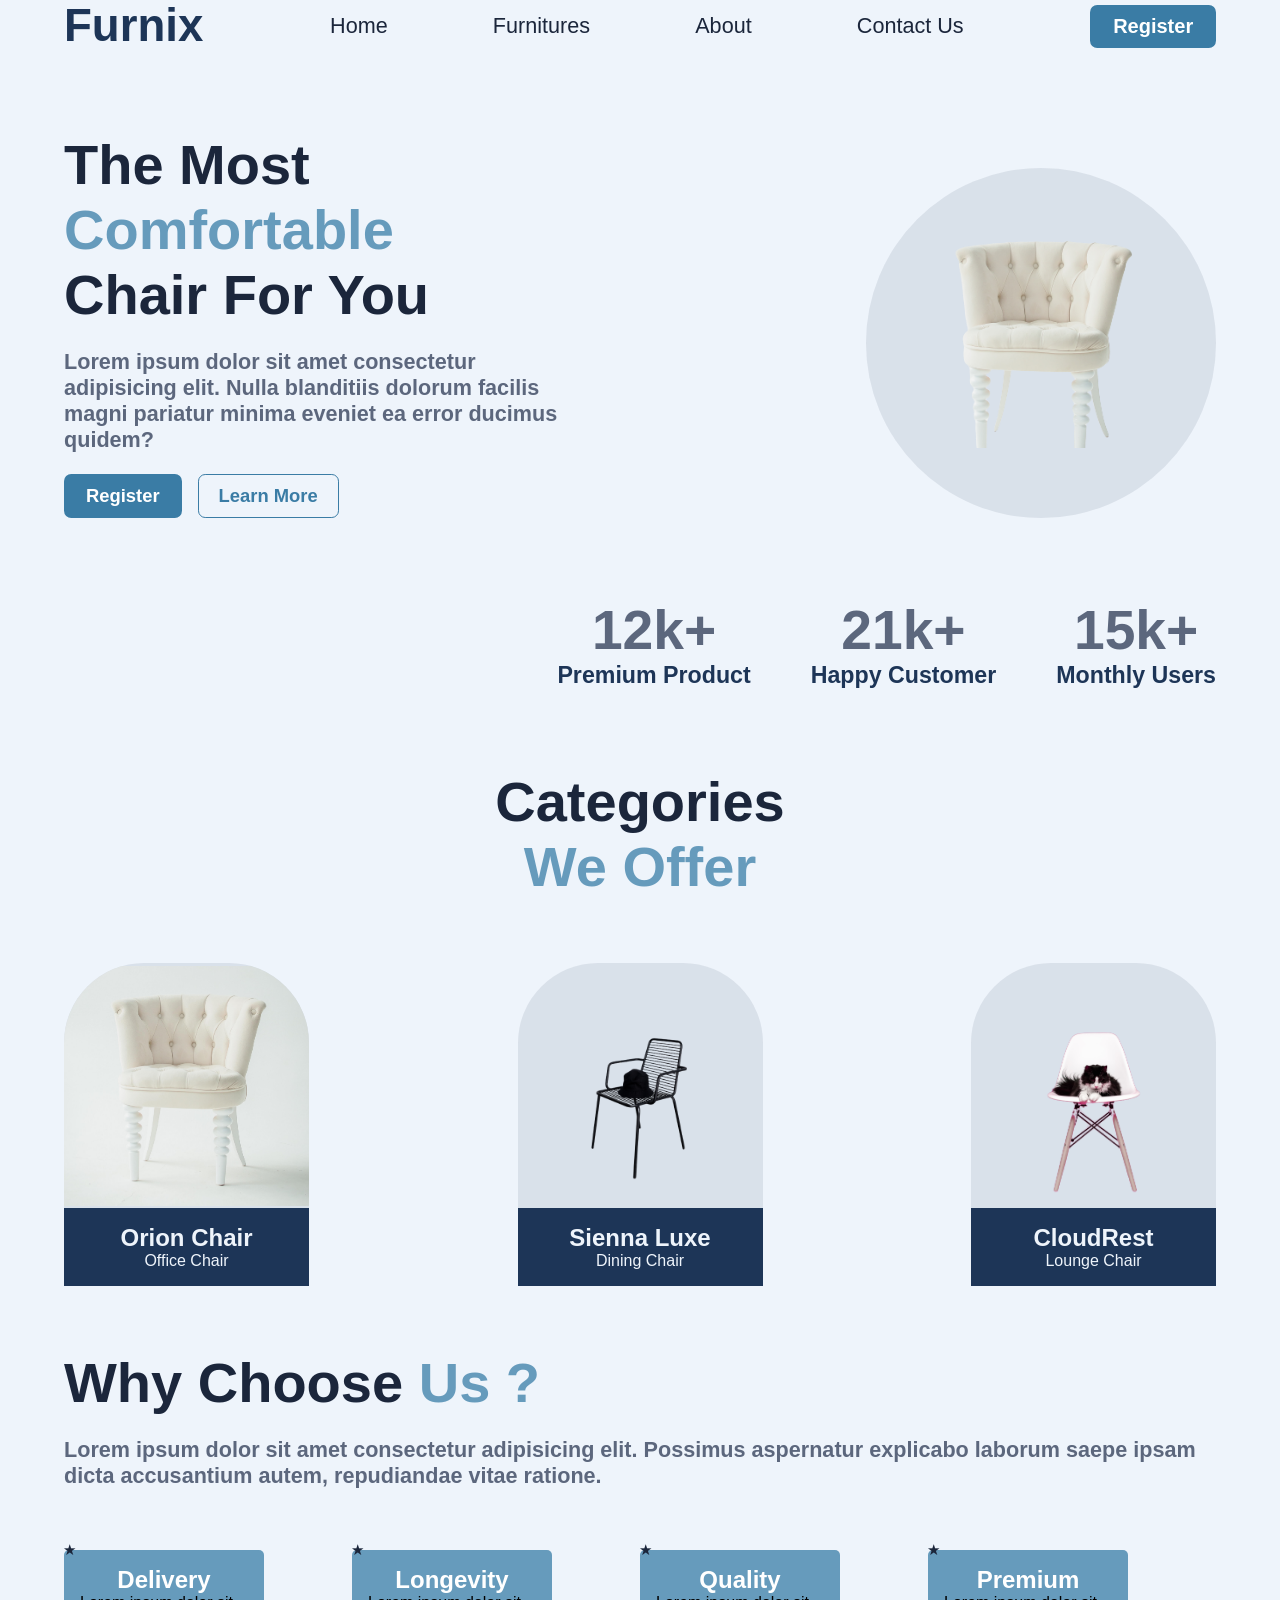
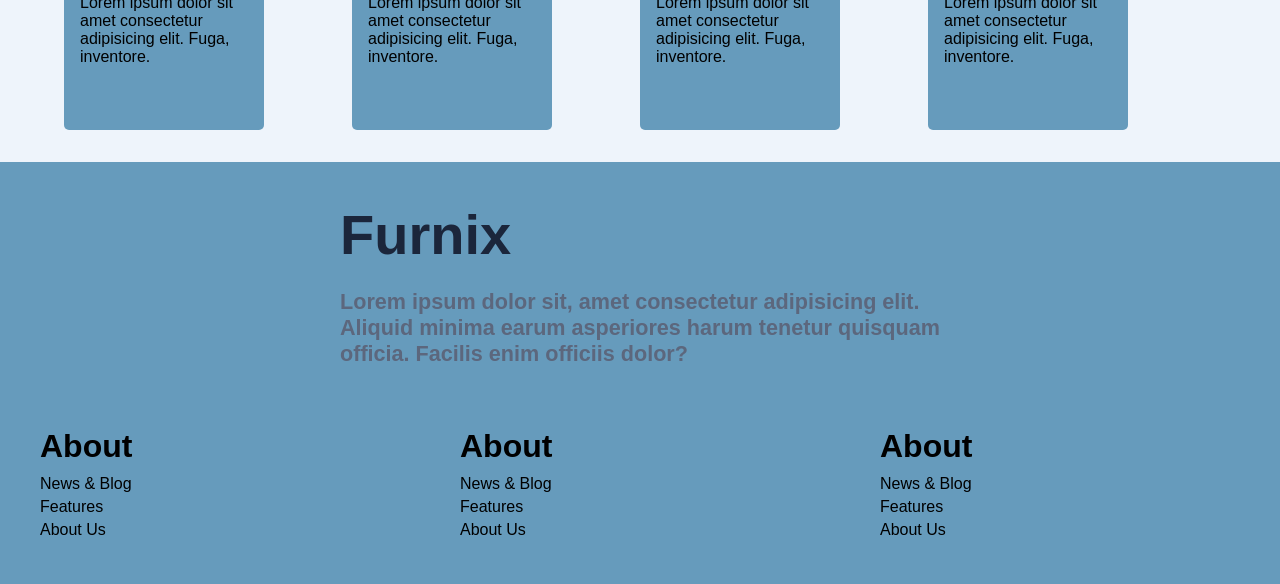
<file: ChairsProject/index.html>
<!doctype html>
<html lang="en">
  <head>
    <meta charset="UTF-8" />
    <meta name="viewport" content="width=device-width, initial-scale=1.0" />
    <title>Chairs Landing Page</title>
    <link rel="stylesheet" href="style.css" />
  </head>
  <body>
    <!--navbar section start-->
    <nav>
      <div class="container">
        <div class="nav-wrapper">
          <div class="logo">
            <h1>Furnix</h1>
          </div>

          <div class="links">
            <ul>
              <li><a href="#">Home</a></li>
              <li><a href="#">Furnitures</a></li>
              <li><a href="#">About</a></li>
              <li><a href="#">Contact Us</a></li>
            </ul>
          </div>

          <div class="nav-actions">
            <button class="btn-fill">Register</button>
            <div class="burger">
              <span></span>
              <span></span>
              <span></span>
            </div>
          </div>
        </div>
      </div>
    </nav>
    <!--Navbar section end-->

    <!--Header Section Starts-->
    <header>
      <div class="container">
        <div class="header-wrapper">
          <div class="content-section">
            <h1 class="main-headings">
              The Most <br />
              <span>Comfortable<br /> </span>
              Chair For You
            </h1>
            <p class="primary-headings">
              Lorem ipsum dolor sit amet consectetur adipisicing elit. Nulla
              blanditiis dolorum facilis magni pariatur minima eveniet ea error
              ducimus quidem?
            </p>
            <div class="btns-container">
              <button class="btn-fill">Register</button>
              <button class="btn-outline">Learn More</button>
            </div>
          </div>
          <div class="img-container">
            <img
              class="header-img"
              src="Images/daniil-silantev-1P6AnKDw6S8-unsplash-removebg-preview.png"
              alt="chair-image-header"
            />
          </div>
        </div>
      </div>
    </header>

    <!--Header Section Ended-->

    <!--Popularity Section Starts from Here-->

    <section>
      <div class="container">
        <div class="popularity-wrapper">
          <div class="popularity-one">
            <h1>12k+</h1>
            <p>Premium Product</p>
          </div>
          <div class="popularity-two">
            <h1>21k+</h1>
            <p>Happy Customer</p>
          </div>
          <div class="popularity-three">
            <h1>15k+</h1>
            <p>Monthly Users</p>
          </div>
        </div>
      </div>
    </section>

    <!--Popularity Section Ends Here-->

    <!--Products Section Started-->
    <section>
      <div class="container">
        <div class="products-wrapper">
          <div class="products-section-title">
            <h1 class="product-headings main-headings">
              Categories <br /><span>We Offer</span>
            </h1>
          </div>
          <div class="products">
            <div class="product">
              <div class="img-layer">
                <div class="img img-one"></div>
              </div>
              <div class="product-content">
                <h1 class="product-name">Orion Chair</h1>
                <p class="product-type">Office Chair</p>
              </div>
            </div>
            <div class="product">
              <div class="img-layer">
                <div class="img img-two"></div>
              </div>
              <div class="product-content">
                <h1 class="product-name">Sienna Luxe</h1>
                <p class="product-type">Dining Chair</p>
              </div>
            </div>
            <div class="product">
              <div class="img-layer">
                <div class="img img-three"></div>
              </div>
              <div class="product-content">
                <h1 class="product-name">CloudRest</h1>
                <p class="product-type">Lounge Chair</p>
              </div>
            </div>
          </div>
        </div>
      </div>
    </section>
    <!--Products Section Ended-->

    <!--Why Us Section Starts from here-->
    <section>
      <div class="container">
        <div class="why-us">
          <div class="why-us-content">
            <div class="why-us-title">
              <h1 class="main-headings why-us-headings">
                Why Choose <span>Us ?</span>
              </h1>
              <p class="primary-headings">
                Lorem ipsum dolor sit amet consectetur adipisicing elit.
                Possimus aspernatur explicabo laborum saepe ipsam dicta
                accusantium autem, repudiandae vitae ratione.
              </p>
            </div>
            <div class="why-us-cards">
              <div class="card">
                <div class="star">&#9733;</div>
                <h1 class="card-title">Delivery</h1>
                <p class="card-info">
                  Lorem ipsum dolor sit amet consectetur adipisicing elit. Fuga,
                  inventore.
                </p>
              </div>
              <div class="card">
                <div class="star">&#9733;</div>
                <h1 class="card-title">Longevity</h1>
                <p class="card-info">
                  Lorem ipsum dolor sit amet consectetur adipisicing elit. Fuga,
                  inventore.
                </p>
              </div>
              <div class="card">
                <div class="star">&#9733;</div>
                <h1 class="card-title">Quality</h1>
                <p class="card-info">
                  Lorem ipsum dolor sit amet consectetur adipisicing elit. Fuga,
                  inventore.
                </p>
              </div>
              <div class="card">
                <div class="star">&#9733;</div>
                <h1 class="card-title">Premium</h1>
                <p class="card-info">
                  Lorem ipsum dolor sit amet consectetur adipisicing elit. Fuga,
                  inventore.
                </p>
              </div>
            </div>
          </div>
        </div>
      </div>
    </section>
    <!--Why Us Section Ends Here.-->

    <!--Footer Section Starts-->
    <footer>
      <div class="footer-wrapper">
        <div class="content">
          <h1 class="main-headings">Furnix</h1>
          <p class="primary-headings">
            Lorem ipsum dolor sit, amet consectetur adipisicing elit. Aliquid
            minima earum asperiores harum tenetur quisquam officia. Facilis enim
            officiis dolor?
          </p>
        </div>
        <div class="about-company">
          <div class="section">
            <h1>About</h1>
            <p>News & Blog</p>
            <p>Features</p>
            <p>About Us</p>
          </div>
          <div class="section">
            <h1>About</h1>
            <p>News & Blog</p>
            <p>Features</p>
            <p>About Us</p>
          </div>
          <div class="section">
            <h1>About</h1>
            <p>News & Blog</p>
            <p>Features</p>
            <p>About Us</p>
          </div>
        </div>
      </div>
    </footer>
    <!--Footer Sectin Ends Here-->
  </body>
</html>
</file>
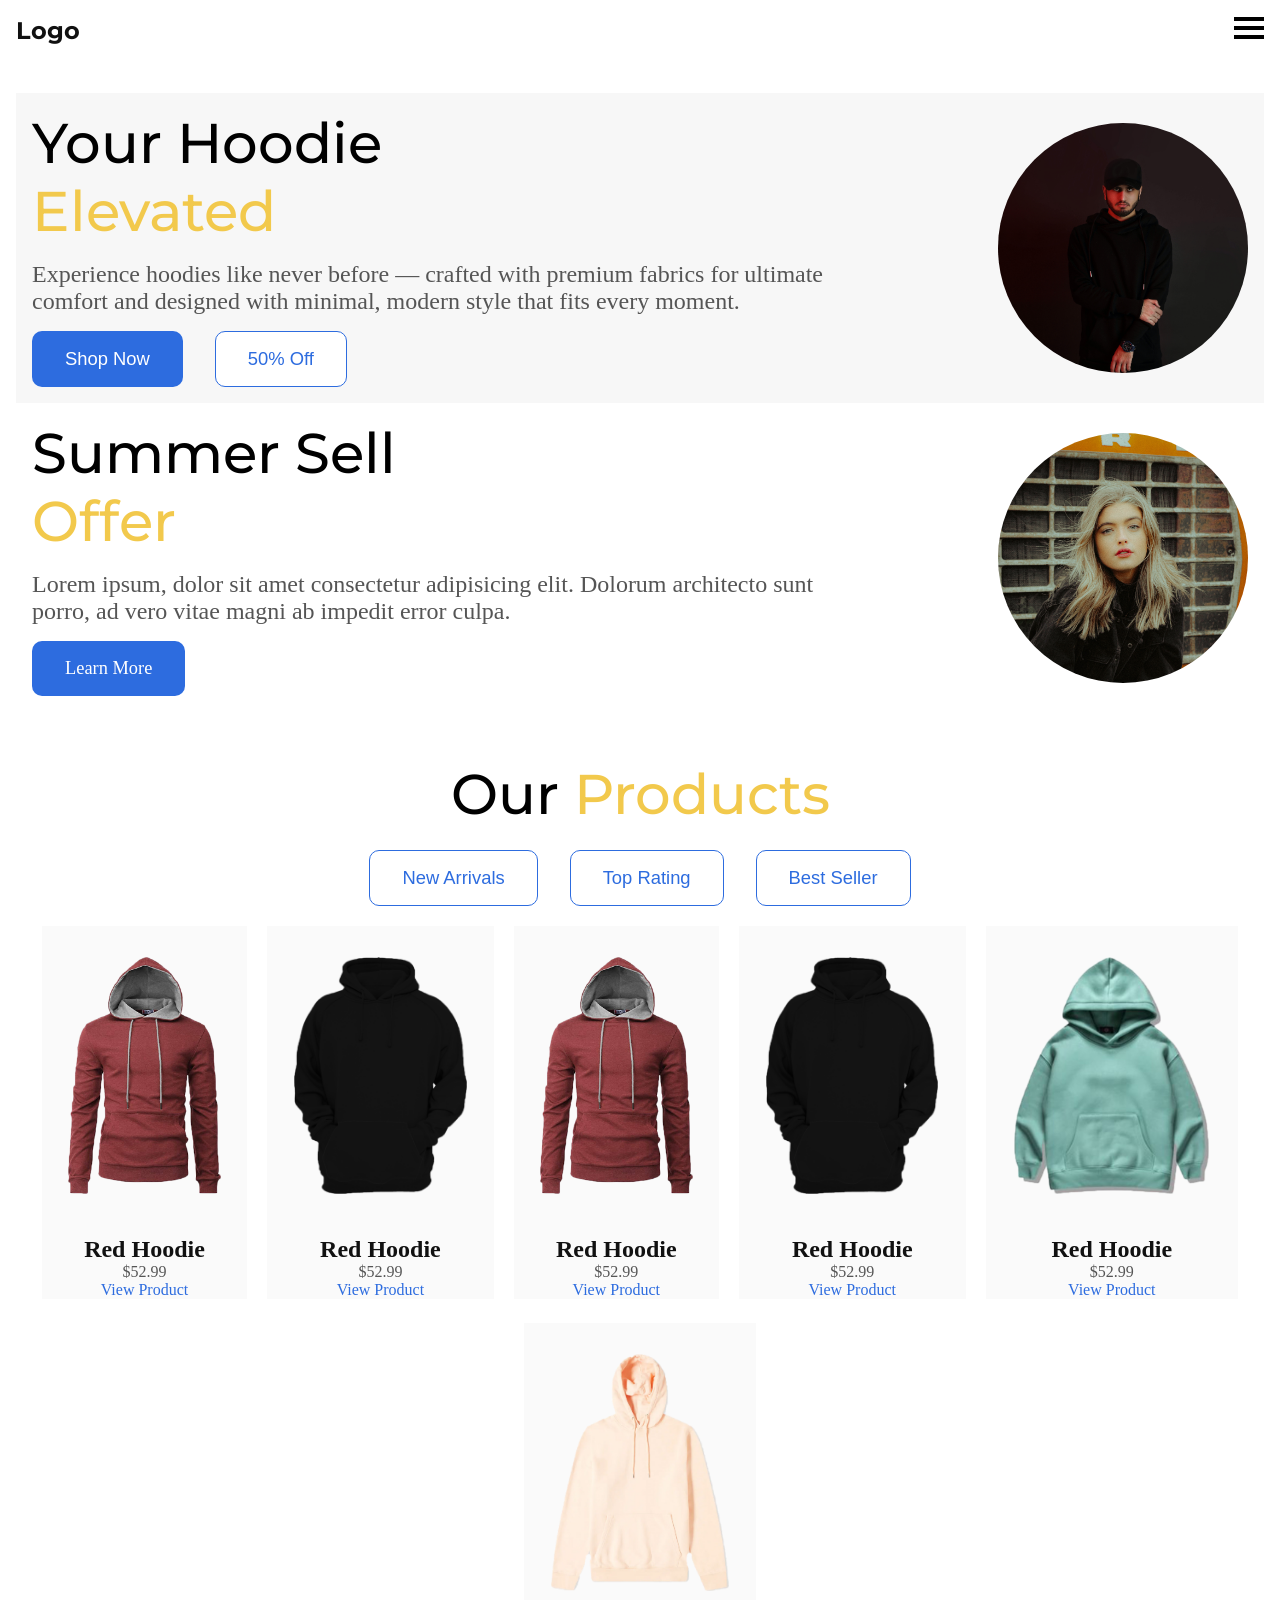
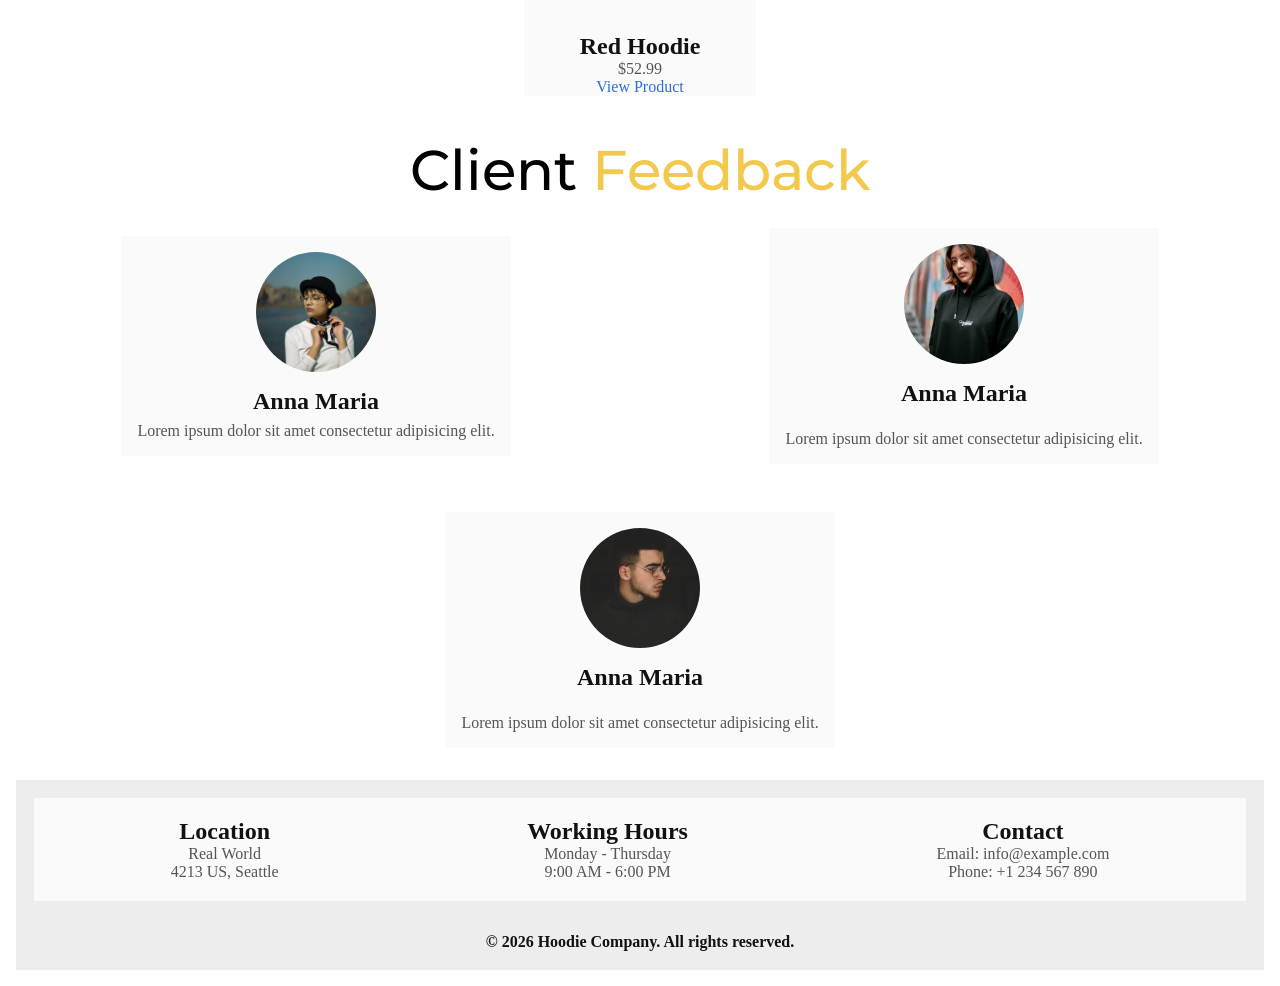
<file: HoodieProject/index.html>
<!doctype html>
<html lang="en">
  <head>
    <meta charset="UTF-8" />
    <meta name="viewport" content="width=device-width, initial-scale=1.0" />
    <title>Hoodie Site</title>
    <link rel="stylesheet" href="style.css" />
  </head>
  <body>
    <!--Navigation Bar-->
    <nav>
      <div class="logo-container">
        <div class="logo"><h1>Logo</h1></div>
      </div>
      <div class="burger"><span></span><span></span><span></span></div>
    </nav>

    <!--Header Section-->
    <header class="section">
      <div class="header-content">
        <h1 class="main-heading">
          Your Hoodie <br />
          <span>Elevated</span>
        </h1>
        <p class="primary-headings">
          Experience hoodies like never before — crafted with premium fabrics
          for ultimate comfort and designed with minimal, modern style that fits
          every moment.
        </p>
        <div class="btns-container">
          <button class="main-btn">Shop Now</button>
          <button class="primary-btn">50% Off</button>
        </div>
      </div>
      <div class="img-container">
        <div class="header-img"></div>
      </div>
    </header>

    <!--Section One Starts-->
    <section class="section-one">
      <div class="section-one-content">
        <h1 class="main-heading">Summer Sell <br /><span>Offer</span></h1>
        <p class="primary-headings">
          Lorem ipsum, dolor sit amet consectetur adipisicing elit. Dolorum
          architecto sunt porro, ad vero vitae magni ab impedit error culpa.
        </p>
        <div class="btns-container">
          <div class="main-btn">Learn More</div>
        </div>
      </div>
      <div class="img-container">
        <div class="section-one-img"></div>
      </div>
    </section>

    <!--Product Section Page-->
    <section class="section-two">
      <h1 class="main-heading">Our <span>Products</span></h1>
      <div class="btns-container">
        <button class="primary-btn">New Arrivals</button
        ><button class="primary-btn">Top Rating</button
        ><button class="primary-btn">Best Seller</button>
      </div>

      <div class="product-items-container">
        <div class="item">
          <div class="item-layer">
            <img src="images/products/1.png" />
          </div>
          <h4 class="item-name">Red Hoodie</h4>
          <p class="item-price">$52.99</p>
          <a href="#" class="view-product">View Product</a>
        </div>
        <div class="item">
          <div class="item-layer">
            <img src="images/products/2.png" />
          </div>
          <h4 class="item-name">Red Hoodie</h4>
          <p class="item-price">$52.99</p>
          <a href="#" class="view-product">View Product</a>
        </div>
        <div class="item">
          <div class="item-layer">
            <img src="images/products/1.png" />
          </div>
          <h4 class="item-name">Red Hoodie</h4>
          <p class="item-price">$52.99</p>
          <a href="#" class="view-product">View Product</a>
        </div>
        <div class="item">
          <div class="item-layer">
            <img src="images/products/2.png" />
          </div>
          <h4 class="item-name">Red Hoodie</h4>
          <p class="item-price">$52.99</p>
          <a href="#" class="view-product">View Product</a>
        </div>
        <div class="item">
          <div class="item-layer">
            <img src="images/products/3.png" />
          </div>
          <h4 class="item-name">Red Hoodie</h4>
          <p class="item-price">$52.99</p>
          <a href="#" class="view-product">View Product</a>
        </div>
        <div class="item">
          <div class="item-layer">
            <img src="images/products/4.png" />
          </div>
          <h4 class="item-name">Red Hoodie</h4>
          <p class="item-price">$52.99</p>
          <a href="#" class="view-product">View Product</a>
        </div>
      </div>
    </section>

    <!--Customer Review Section-->
    <section class="section-three">
      <h1 class="main-heading">Client <span>Feedback</span></h1>
      <div class="customer-reviews">
        <div class="customer">
          <div class="customer-img">
            <div class="img img-one"></div>
          </div>
          <div class="customer-info">
            <h1 class="customer-name">Anna Maria</h1>
            <p class="customer-description">
              Lorem ipsum dolor sit amet consectetur adipisicing elit.
            </p>
          </div>
        </div>
        <div class="customer">
          <div class="customer-img">
            <div class="img img-two"></div>
          </div>
          <h1 class="customer-name">Anna Maria</h1>
          <p class="customer-description">
            Lorem ipsum dolor sit amet consectetur adipisicing elit.
          </p>
        </div>
        <div class="customer">
          <div class="customer-img">
            <div class="img img-three"></div>
          </div>
          <h1 class="customer-name">Anna Maria</h1>
          <p class="customer-description">
            Lorem ipsum dolor sit amet consectetur adipisicing elit.
          </p>
        </div>
      </div>
    </section>

    <!--Footer Section Area-->
    <footer class="footer">
      <div class="footer-container">
        <div class="footer-section">
          <h2 class="footer-heading">Location</h2>
          <p>Real World</p>
          <p>4213 US, Seattle</p>
        </div>

        <div class="footer-section">
          <h2 class="footer-heading">Working Hours</h2>
          <p>Monday - Thursday</p>
          <p>9:00 AM - 6:00 PM</p>
        </div>

        <div class="footer-section">
          <h2 class="footer-heading">Contact</h2>
          <p>Email: info@example.com</p>
          <p>Phone: +1 234 567 890</p>
        </div>
      </div>

      <div class="footer-bottom">
        <p>&copy; 2026 Hoodie Company. All rights reserved.</p>
      </div>
    </footer>
  </body>
</html>
</file>
<file: ChairsProject/style.css>
* {
  margin: 0;
  padding: 0;
  box-sizing: border-box;
}
:root {
  --bg: #eef4fb; /* page background */
  --white: #ffffff; /* cards / sections */

  --primary: #3a7ca5; /* main buttons */
  --primary-hover: #2f6690;

  --secondary: #669bbc; /* hover / subtle highlights */

  --accent: #1d3557; /* headings / strong text */

  --text: #1b263b; /* normal text */
  --text-light: #5c677d;

  --border: #d9e2ec; /* soft borders */
}
@import url("https://fonts.googleapis.com/css2?family=Inter:wght@400;500;600&family=Poppins:wght@500;600;700&display=swap");

body {
  font-family: "Inter", sans-serif;
  background-color: var(--bg);
}

h1,
h2,
h3 {
  font-family: "Poppins", sans-serif;
}
.container {
  width: 100%;
  padding: 0 16px;
  margin: 0 auto;
}
/*Nav Bar Section Started */

.nav-wrapper {
  display: flex;
  justify-content: space-between;
  align-items: center;
}
.logo h1 {
  color: var(--accent);
}
.links {
  display: none;
}

.links ul li a {
  color: var(--text);
  text-decoration: none;
  border-bottom: 2px solid transparent;
  transition: border-bottom-color 0.3s ease-in-out;
}

.links ul li a:hover {
  border-bottom-color: var(--text);
}
.burger {
  display: flex;
  flex-direction: column;
  gap: 0.35rem;
}
.nav-actions {
  display: flex;
  align-items: center;
  gap: 1.5rem;
}
.btn-fill {
  background-color: var(--primary);
  color: var(--white);
  border-radius: 0.45rem;
  padding: 0.35rem 1rem;
  cursor: pointer;
  border: 2px solid transparent;
  font-weight: 600;
}
.btn-fill:hover {
  border: 2px solid var(--primary);
  background-color: var(--primary-hover);
}
.burger span {
  border: 2px solid var(--accent);
  width: 25px;
  cursor: pointer;
}
/*Navbar section ended */

/*Header Sectiion Started */

.header-wrapper {
  margin-top: 5rem;
  display: flex;
  flex-direction: column;
  align-items: center;
}
.content-section {
  display: flex;
  flex-direction: column;
  align-items: center;
  width: 80%;
}
.main-headings {
  text-align: center;
  color: var(--text);
  font-size: 2.25rem;
}
.main-headings span {
  color: var(--secondary);
}
.primary-headings {
  margin: 0.75rem 0 1rem 0;
  color: var(--text-light);
  font-weight: 600;
  text-align: center;
}
.btns-container {
  display: flex;
  gap: 1rem;
}

.btn-outline {
  background-color: var(--bg);
  color: var(--primary);
  border: 1.5px solid var(--primary);
  padding: 0.35rem 1rem;
  cursor: pointer;
  border-radius: 0.45rem;
  font-weight: 600;
  transition: all 0.3s ease-in-out;
}
.btn-outline:hover {
  background-color: var(--primary);
  color: var(--white);
}
.img-container {
  margin-top: 1.5rem;
  width: 200px;
  height: 200px;
  border-radius: 100%;
  background-color: #5c677d23;
  position: relative;
}
.header-img {
  width: 100%;
  height: 100%;
  object-fit: cover;
  position: absolute;
  top: -40px;
}
/*Header Section Ended */

/*Popularity Section Started */
.popularity-wrapper {
  display: flex;
  justify-content: center;
  gap: 1.65rem;
  margin: 4rem 0;
}
.popularity-wrapper > div h1 {
  text-align: center;
  color: var(--text-light);
  font-size: 2.65rem;
}
.popularity-wrapper > div p {
  color: var(--accent);
  font-weight: 700;
  text-align: center;
}
/*Popularity Section Ended */

/* Products(Categories) Section Started */
.products-wrapper {
  display: flex;
  flex-direction: column;
  align-items: center;
}
.products {
  margin: 2rem 0;
  display: flex;
  flex-direction: column;
  gap: 2rem;
}
.product {
  display: flex;
  flex-direction: column;
  justify-content: center;
  align-items: center;
}
.product .img-layer {
  width: 245px;
  height: 245px;
  border-top-left-radius: 80px;
  border-top-right-radius: 80px;
  background-color: #5c677d23;
  display: flex;
  align-items: center;
  justify-content: center;
  overflow: hidden;
}

.img {
  width: 100%;
  height: 100%;
  background-position: center;
  background-size: contain;
  background-repeat: no-repeat;
}

.img-one {
  background-image: url("Images/daniil-silantev-1P6AnKDw6S8-unsplash.jpg");
}
.img-two {
  background-image: url(Images/pexels-ron-lach-8346055-removebg-preview.png);
}
.img-three {
  background-image: url(Images/scott-webb-eD853mTbBA0-unsplash-removebg-preview.png);
}
.product-content {
  background-color: var(--accent);
  width: 245px;
  text-align: center;
  padding: 1rem;
  color: var(--bg);
}
/* Products(Categories) Section Ended */

/*Why Us Section Started */
.why-us {
  margin: 2rem 0 2rem 0;
}
.why-us-img-container .img-layer {
  width: 300px;
  height: 300px;
  background-color: #5c677d23;
  display: flex;
  align-items: center;
  justify-content: center;
  overflow: hidden;
  border-radius: 100%;
}
.card-img {
  width: 100%;
  height: 100%;
  background-image: url(Images/scott-webb-eD853mTbBA0-unsplash-removebg-preview.png);
  background-position: center;
  background-size: cover;
  background-repeat: no-repeat;
  padding-bottom: 1rem;
}
.why-us {
  display: flex;
  flex-direction: column;
}
.why-us-cards {
  display: grid;
  grid-template-columns: 1fr 1fr;
}
.card {
  width: 200px;
  height: 180px;
  padding: 20px;
  margin-top: 40px;
  border-radius: 5px;
  position: relative;
  background-color: var(--secondary);
  padding: 1rem;
}
.card .star {
  font-size: 1.45rem;
  width: 20px;
  height: 20px;
  padding: 15px;
  border-radius: 100%;
  background: var(--primary-color);
  position: absolute;
  top: -15px;
  left: -10px;
  display: flex;
  justify-content: center;
  align-items: center;
  font-size: 15px;
  color: var(--text);
}
.card-title {
  color: white;
  text-align: center;
}
/*Why Us Section Ended */

/*Footer Section Starts*/
footer {
  background-color: var(--secondary);
  padding: 40px 20px;
}

/* Wrapper */
.footer-wrapper {
  display: flex;
  flex-direction: column;
  gap: 40px;
}

/* Top content */
.content {
  text-align: center;
}

/* Sections container */
.about-company {
  display: flex;
  flex-direction: column;
  gap: 30px;
  text-align: center;
}

/* Each column */
.section h1 {
  margin-bottom: 10px;
}

.section p {
  margin: 5px 0;
}
/*Footer Section Ended*/

/*Media Queries for Responsive Designs */

/*For Tablet (768px) */

@media (min-width: 768px) {
  /*Navbar */
  .container {
    padding: 0 32px;
  }
  .logo h1 {
    font-size: 2.25rem;
  }
  .burger {
    display: none;
  }
  .links {
    display: block;
    width: 55%;
  }
  .links ul {
    display: flex;
    justify-content: space-between;
    list-style: none;
    width: 100%;
    align-items: center;
    font-size: 1.15rem;
  }
  .btn-fill {
    font-size: 1rem;
    padding: 0.45rem 1.15rem;
  }

  /*Header */
  .main-headings {
    font-size: 3.5rem;
  }
  .primary-headings {
    font-size: 1.35rem;
    margin: 1.35rem 0;
    text-align: center;
  }
  .btns-container .btn-fill {
    font-size: 1.15rem;
    padding: 0.55rem 1.25rem;
  }
  .btns-container .btn-outline {
    font-size: 1.15rem;
    padding: 0.55rem 1.25rem;
  }
  .img-container {
    width: 350px;
    height: 350px;
    margin-top: 2.25rem;
  }
  .header-img {
    top: -70px;
  }

  /*Popularity Section */
  .popularity-wrapper {
    margin: 5rem 0;
    gap: 3rem;
  }
  .popularity-wrapper > div h1 {
    font-size: 3rem;
  }
  .popularity-wrapper > div p {
    font-size: 1.15rem;
  }

  /*Product Section Categories*/
  .product-headings {
    text-align: center;
    margin-bottom: 1.75rem;
  }
  .products {
    width: 100%;
    flex-direction: row;
    flex-wrap: wrap;
    justify-content: space-around;
  }

  /*Card Section*/
  .why-us-cards {
    grid-template-columns: 1fr 1fr 1fr 1fr;
  }

  /*Footer*/
  .content {
    max-width: 600px;
    margin: 0 auto;
  }

  .about-company {
    flex-direction: row;
    justify-content: space-between;
    text-align: left;
  }

  .section {
    flex: 1;
  }
}

/* For Laptop */
@media (min-width: 992px) {
  .container {
    padding: 0 4rem;
  }
  .logo h1 {
    font-size: 2.85rem;
  }
  .links ul {
    font-size: 1.35rem;
  }
  .btn-fill {
    font-size: 1.25rem;
    padding: 0.5rem 1.3rem;
  }

  /*Header*/
  .header-wrapper {
    flex-direction: row;
    justify-content: space-between;
  }
  .content-section {
    align-items: flex-start;
    max-width: 500px;
  }
  .main-headings {
    text-align: left;
  }
  .primary-headings {
    text-align: left;
  }
  /*Popularity Section */
  .popularity-wrapper {
    gap: 3.75rem;
    justify-content: right;
  }
  .popularity-wrapper > div h1 {
    font-size: 3.45rem;
  }
  .popularity-wrapper > div p {
    font-size: 1.45rem;
  }

  /*Products Section */
  .product-headings {
    text-align: center;
    margin-bottom: 2rem;
  }
  .products {
    width: 100%;
    justify-content: space-between;
  }
  /*Footer*/

  .footer-wrapper {
    max-width: 1200px;
    margin: 0 auto;
  }

  .about-company {
    gap: 60px;
  }
}
</file>
<file: HoodieProject/style.css>
@import url("https://fonts.googleapis.com/css2?family=Montserrat:ital,wght@0,100..900;1,100..900&family=Roboto:ital,wght@0,100..900;1,100..900&display=swap");

/* .montserrat-<uniquifier> {
  font-family: "Montserrat", sans-serif;
  font-optical-sizing: auto;
  font-weight: <weight>;
  font-style: normal;
}

.roboto-<uniquifier> {
  font-family: "Roboto", sans-serif;
  font-optical-sizing: auto;
  font-weight: <weight>;
  font-style: normal;
  font-variation-settings:
    "wdth" 100;
} */

:root {
  --background: #ffffff;
  --section-background: #f7f7f7;
  --text: #111111;
  --muted-text: #555555;
  --accent-btn: #2d6cdf;
  --highlight: #f2c94c;
  --card-background: #fafafa;
}
* {
  margin: 0;
  padding: 0;
  box-sizing: border-box;
}

body {
  background-color: var(--background);
  padding: 1rem;
}
/*Navigation Bar*/
nav {
  display: flex;
  justify-content: space-between;
}
nav .logo h1 {
  font-family: "Montserrat", sans-serif;
  color: var(--text);
}
.burger {
  display: flex;
  flex-direction: column;
  justify-content: center;
  align-items: center;
}
.burger span {
  border: 2px solid black;
  margin-bottom: 5px;
  width: 30px;
  cursor: pointer;
}

/*Header Section*/
header {
  padding: 1rem;
  margin-top: 3rem;
  background-color: var(--section-background);
}
.main-heading {
  font-family: "Montserrat", sans-serif;
  font-size: 3rem;
  font-weight: 500;
}
.primary-headings {
  margin: 1rem 0;
  color: var(--muted-text);
}
.main-heading span {
  color: var(--highlight);
}
.btns-container {
  display: flex;
  justify-content: center;
  align-items: center;
  gap: 2rem;
}

.main-btn {
  background-color: var(--accent-btn);
  color: var(--background);
  padding: 0.35rem 1rem;
  border: none;
  border-radius: 0.25rem;
  border: 1px solid transparent;
  transition: all 0.5s ease-out;
  cursor: pointer;
}
.main-btn:hover {
  background-color: var(--background);
  color: var(--accent-btn);
  border: 1px solid var(--accent-btn);
}
.primary-btn {
  background-color: var(--background);
  color: var(--accent-btn);
  padding: 0.35rem 1rem;
  border: none;
  border-radius: 0.25rem;
  border: 1px solid var(--accent-btn);
  transition: all 0.5s ease-out;
  cursor: pointer;
}
.primary-btn:hover {
  color: var(--background);
  background-color: var(--accent-btn);
}

.img-container {
  width: 250px;
  height: 250px;
  border-radius: 50%;
  overflow: hidden;
  display: none;
}
.header-img {
  background: url(images/alireza-esmaeeli-BGSZ1t80rpM-unsplash.jpg);
  width: 100%;
  height: 100%;
  background-position: center;
  background-size: cover;
}
/*Section One Starts*/
.section-one {
  background-color: var(--background);
  padding: 1rem;
}
.section-one-img {
  background: url(images/joshua-rondeau-xazIYnxpS2Q-unsplash.jpg);
  width: 100%;
  height: 100%;
  background-position: center;
  background-size: cover;
}
/*Section -two starts */

.section-two {
  padding: 1rem;
  background-color: var(--background);
  margin-top: 2rem;
}
.section-two .btns-container {
  margin-top: 1.35rem;
}
.section-two .main-heading {
  text-align: center;
}

/* Products section */

.product-items-container {
  margin-top: 20px;
  display: flex;
  flex-direction: column;
}

.product-items-container .item {
  display: flex;
  flex-direction: column;
  justify-content: center;
  align-items: center;
  margin-bottom: 1.5rem;
  background-color: var(--card-background);
}
.item-layer {
  max-width: 90%;
  height: 40vw;
  max-height: 300px;
  padding: 1rem;
  margin-bottom: 10px;
}

.item-layer img {
  width: 100%;
  height: 100%;
  object-fit: contain;
}
.item h4 {
  font-size: 1.5rem;
  color: var(--text);
}

.item p {
  color: var(--muted-text);
}
.item a {
  text-decoration: none;
  cursor: pointer;
  color: var(--accent-btn);
}
.item a:hover {
  text-decoration: underline;
}

/* Customer Review-Section three */
.section-three .main-heading {
  text-align: center;
  margin-bottom: 1.5rem;
}

.customer-reviews {
  display: flex;
  flex-direction: column;
  justify-content: center;
  align-items: center;
  gap: 1rem;
}
.customer {
  background-color: var(--card-background);
  display: flex;
  align-items: center;
  flex-direction: column;
  padding: 1rem;
  gap: 1rem;
}
.customer h1 {
  color: var(--text);
  text-align: center;
  font-size: 1.5rem;
}
.customer-description {
  margin-top: 0.45rem;
  color: var(--muted-text);
  text-align: center;
}
.customer-img {
  width: 120px;
  height: 120px; /* ✅ equal = perfect circle */
  border-radius: 50%;
  overflow: hidden; /* ✅ important */
}

.img {
  width: 100%;
  height: 100%;
  background-position: center;
  background-size: cover;
  background-repeat: no-repeat;
}

/* cleaner background */
.img-one {
  background: url("images/yogendra-singh-uWs_N5Dlyiw-unsplash.jpg") center/cover
    no-repeat;
}
.img-two {
  background: url("images/gesphotoss-1i9K55ni5Dk-unsplash.jpg") center/cover
    no-repeat;
}
.img-three {
  background: url("images/milan-popovic-kOnmHdLJTNI-unsplash.jpg") center/cover
    no-repeat;
}

/*Footer Section */

.footer {
  margin-top: 2rem;
  background-color: #ededed;
  padding: 0.75rem;
}
.footer-container {
  display: flex;
  flex-direction: column;
  background-color: var(--card-background);
  align-items: center;
  justify-content: center;
  text-align: center;
  gap: 1rem;
}

.footer-heading {
  color: var(--text);
}
.footer-section p {
  color: var(--muted-text);
}
.footer-bottom {
  margin-top: 2rem;
  text-align: center;
  font-weight: 800;
  color: var(--text);
}

/* Media Quesries  for Responsiveness */

@media (min-width: 768px) {
  .main-heading {
    font-size: 3.5rem;
  }
  .primary-headings {
    font-size: 1.5rem;
  }
  header,
  .section-one {
    display: flex;
    justify-content: space-between;
    align-items: center;
  }
  .header-content,
  .section-one-content {
    width: 800px;
  }
  .main-btn,
  .primary-btn {
    padding: 1rem 2rem;
    font-size: 1.15rem;
    border-radius: 10px;
  }

  .product-items-container {
    flex-direction: row;
    justify-content: space-around;
    flex-wrap: wrap;
  }
  header .btns-container,
  .section-one .btns-container {
    justify-content: flex-start;
  }
  .footer {
    padding: 1.15rem;
  }
  .footer-container {
    padding: 1.25rem;
    flex-direction: row;
    justify-content: space-around;
  }
  .customer-reviews {
    flex-direction: row;
    gap: 3rem;
    justify-content: space-around;
    flex-wrap: wrap;
  }
  .img-container {
    display: block;
  }
}
</file>
